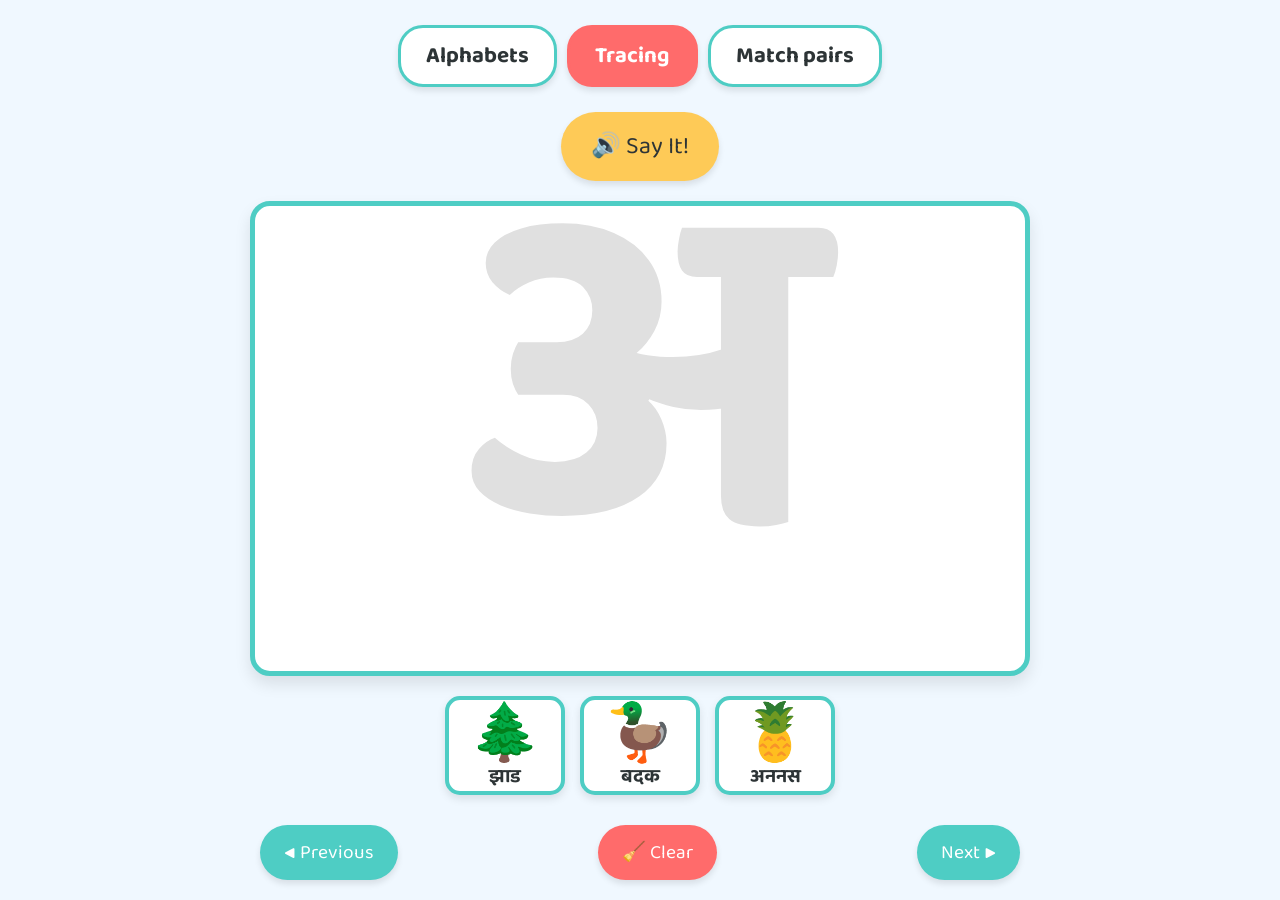
<file: index.html>
<!DOCTYPE html>
<html lang="en">
<head>
    <meta charset="UTF-8">
    <meta name="viewport" content="width=device-width, initial-scale=1.0, maximum-scale=1.0, user-scalable=no">
    <title>Marathi Alphabet Tracing Fun</title>
    <link rel="stylesheet" href="styles.css">
    <link href="https://fonts.googleapis.com/css2?family=Baloo+2:wght@700&display=swap" rel="stylesheet">
</head>
<body>
    <div class="app-container">
        <nav class="top-tabs">
            <a href="alphabet.html" class="tab-link">Alphabets</a>
            <a href="index.html" class="tab-link active">Tracing</a>
            <a href="match.html" class="tab-link">Match pairs</a>
        </nav>
        <header>
            <button id="btn-speak" class="action-btn speak-btn" title="Speak Letter">🔊 Say It!</button>
        </header>
        
        <main class="canvas-container">
            <canvas id="tracing-canvas"></canvas>
            <div id="success-message" class="hidden">Great Job! 🎉</div>
        </main>
        
        <div id="game-section" class="game-container hidden">
            <div class="picture-card" data-index="0"></div>
            <div class="picture-card" data-index="1"></div>
            <div class="picture-card" data-index="2"></div>
        </div>
        
        <footer>
            <button id="btn-prev" class="nav-btn">◀ Previous</button>
            <button id="btn-clear" class="action-btn clear-btn">🧹 Clear</button>
            <button id="btn-next" class="nav-btn">Next ▶</button>
        </footer>
    </div>
    <script src="data.js"></script>
    <script src="script.js"></script>
</body>
</html>
</file>
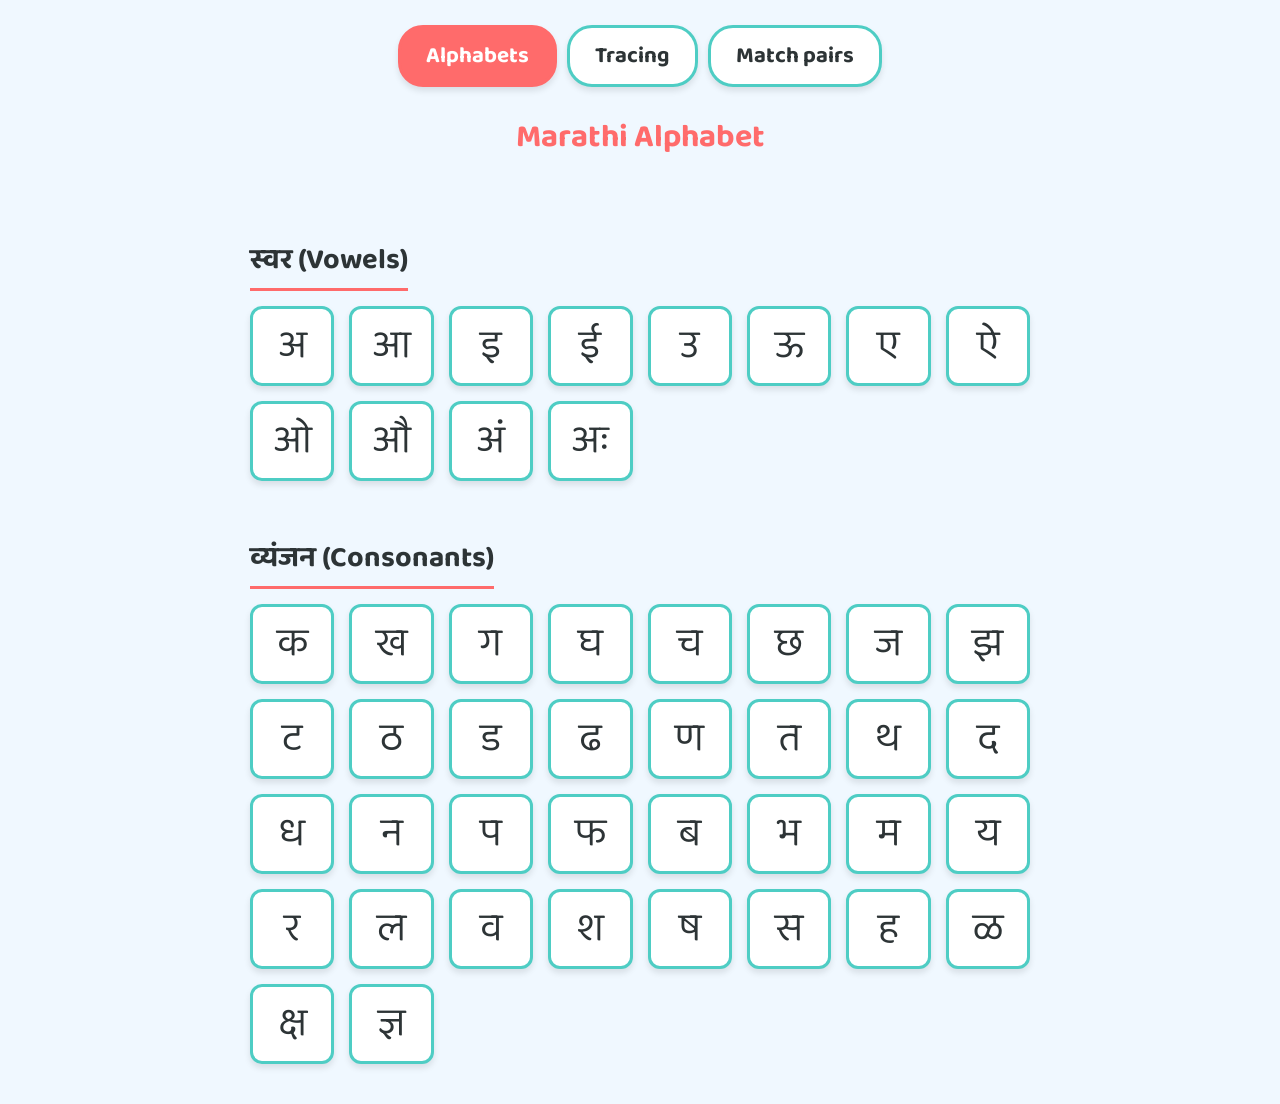
<file: alphabet.html>
<!DOCTYPE html>
<html lang="en">
<head>
    <meta charset="UTF-8">
    <meta name="viewport" content="width=device-width, initial-scale=1.0, maximum-scale=1.0, user-scalable=no">
    <title>Marathi Alphabet Overview</title>
    <link rel="stylesheet" href="styles.css">
    <link href="https://fonts.googleapis.com/css2?family=Baloo+2:wght@700&display=swap" rel="stylesheet">
</head>
<body class="alphabet-page">
    <div class="app-container alphabet-container">
        <nav class="top-tabs">
            <a href="alphabet.html" class="tab-link active">Alphabets</a>
            <a href="index.html" class="tab-link">Tracing</a>
            <a href="match.html" class="tab-link">Match pairs</a>
        </nav>
        <header>
            <h1 class="page-title">Marathi Alphabet</h1>
        </header>
        
        <main class="alphabet-content">
            <section class="alphabet-section">
                <h2 class="section-title">स्वर (Vowels)</h2>
                <div id="vowels-grid" class="alphabet-grid"></div>
            </section>
            
            <section class="alphabet-section">
                <h2 class="section-title">व्यंजन (Consonants)</h2>
                <div id="consonants-grid" class="alphabet-grid"></div>
            </section>
        </main>
    </div>
    
    <script src="data.js"></script>
    <script src="alphabet.js"></script>
</body>
</html>
</file>
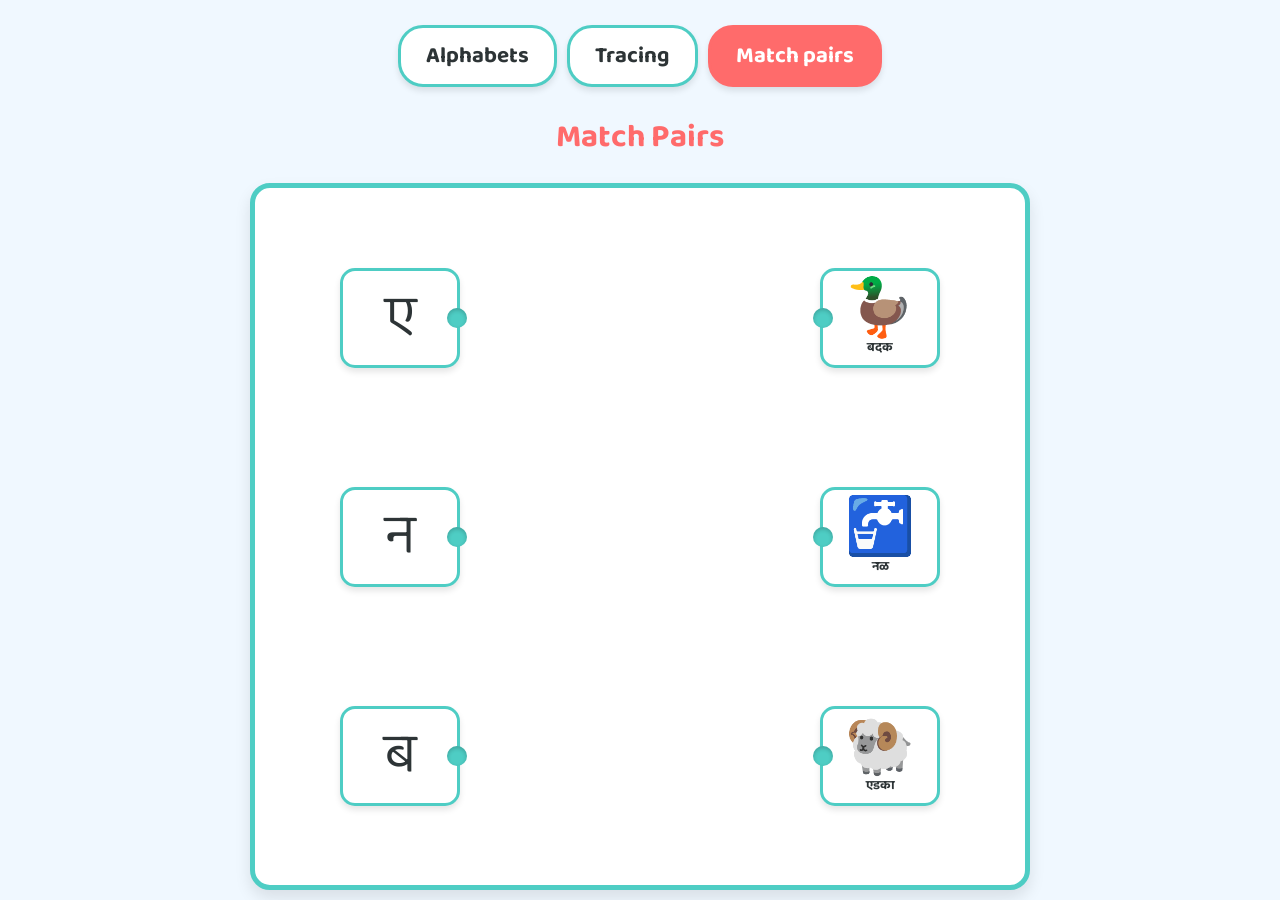
<file: match.html>
<!DOCTYPE html>
<html lang="en">
<head>
    <meta charset="UTF-8">
    <meta name="viewport" content="width=device-width, initial-scale=1.0, maximum-scale=1.0, user-scalable=no">
    <title>Marathi Alphabet Match Pairs</title>
    <link rel="stylesheet" href="styles.css">
    <link href="https://fonts.googleapis.com/css2?family=Baloo+2:wght@700&display=swap" rel="stylesheet">
</head>
<body class="match-page">
    <div class="app-container">
        <nav class="top-tabs">
            <a href="alphabet.html" class="tab-link">Alphabets</a>
            <a href="index.html" class="tab-link">Tracing</a>
            <a href="match.html" class="tab-link active">Match pairs</a>
        </nav>
        <header>
            <h1 class="page-title">Match Pairs</h1>
        </header>
        
        <main class="match-game-container">
            <canvas id="match-canvas"></canvas>
            
            <div class="match-content">
                <div class="match-column" id="letters-column">
                    <!-- Letter cards injected here -->
                </div>
                <div class="match-column" id="pictures-column">
                    <!-- Picture cards injected here -->
                </div>
            </div>
            
            <div id="feedback-message" class="hidden"></div>
            <div id="success-message" class="hidden">Great Job! 🎉</div>
        </main>
    </div>
    
    <script src="data.js"></script>
    <script src="match.js"></script>
</body>
</html>
</file>
<file: styles.css>
:root {
    --bg-color: #f0f8ff;
    --primary-color: #ff6b6b;
    --secondary-color: #4ecdc4;
    --text-color: #2d3436;
    --canvas-bg: #ffffff;
    --letter-color: #e0e0e0;
    --draw-color: #ff9f43;
}

* {
    box-sizing: border-box;
    user-select: none; /* Prevent text selection while tracing */
    -webkit-touch-callout: none;
}

body {
    margin: 0;
    padding: 0;
    font-family: 'Baloo 2', 'Fredoka One', cursive, sans-serif;
    background-color: var(--bg-color);
    color: var(--text-color);
    display: flex;
    justify-content: center;
    align-items: center;
    height: 100dvh;
    min-height: -webkit-fill-available;
    overflow: hidden; /* Prevent scrolling on touch */
}

html {
    height: -webkit-fill-available;
}

.app-container {
    width: 100%;
    max-width: 800px;
    height: 100%;
    display: flex;
    flex-direction: column;
    padding: 10px;
    gap: 10px;
}

/* Top Tabs Navigation */
.top-tabs {
    display: flex;
    justify-content: center;
    gap: 10px;
    padding: 15px 10px 5px 10px;
}

.tab-link {
    text-decoration: none;
    font-size: 1.4rem;
    font-weight: bold;
    color: var(--text-color);
    background-color: white;
    padding: 10px 25px;
    border-radius: 25px;
    border: 3px solid var(--secondary-color);
    transition: all 0.2s ease;
    box-shadow: 0 4px 6px rgba(0,0,0,0.1);
}

.tab-link:hover {
    transform: translateY(-2px);
    box-shadow: 0 6px 10px rgba(0,0,0,0.15);
}

.tab-link.active {
    background-color: var(--primary-color);
    color: white;
    border-color: var(--primary-color);
}
header {
    display: flex;
    justify-content: center;
    align-items: center;
    padding: 10px;
}

.canvas-container {
    flex-grow: 1;
    position: relative;
    background-color: var(--canvas-bg);
    border-radius: 20px;
    box-shadow: 0 8px 16px rgba(0,0,0,0.1);
    overflow: hidden;
    display: flex;
    justify-content: center;
    align-items: center;
    border: 5px solid var(--secondary-color);
}

canvas {
    touch-action: none; /* Crucial for pointer events on mobile */
    cursor: crosshair;
}

footer {
    display: flex;
    justify-content: space-between;
    align-items: center;
    padding: 10px;
}

button {
    font-family: 'Baloo 2', 'Fredoka One', cursive, sans-serif;
    font-size: 1.2rem;
    padding: 12px 24px;
    border: none;
    border-radius: 50px;
    cursor: pointer;
    box-shadow: 0 4px 6px rgba(0,0,0,0.1);
    transition: transform 0.1s, box-shadow 0.1s;
    color: white;
}

button:active {
    transform: translateY(2px);
    box-shadow: 0 2px 4px rgba(0,0,0,0.1);
}

.nav-btn {
    background-color: var(--secondary-color);
}

.action-btn {
    background-color: var(--primary-color);
}

.speak-btn {
    font-size: 1.5rem;
    padding: 15px 30px;
    background-color: #feca57;
    color: #2d3436;
}

#success-message {
    position: absolute;
    top: 50%;
    left: 50%;
    transform: translate(-50%, -50%);
    font-size: 4rem;
    color: #ff9f43;
    text-shadow: 2px 2px 0 #fff, -2px -2px 0 #fff, 2px -2px 0 #fff, -2px 2px 0 #fff;
    pointer-events: none;
    animation: popIn 0.5s cubic-bezier(0.175, 0.885, 0.32, 1.275) forwards;
    z-index: 100;
}

#feedback-message {
    position: absolute;
    top: 50%;
    left: 50%;
    transform: translate(-50%, -50%);
    font-size: 4.5rem;
    font-weight: bold;
    pointer-events: none;
    text-shadow: 3px 3px 0 #fff, -3px -3px 0 #fff, 3px -3px 0 #fff, -3px 3px 0 #fff;
    animation: popIn 0.3s ease-out forwards;
    z-index: 110;
}

#feedback-message.correct {
    color: #2ecc71;
}

#feedback-message.wrong {
    color: #e74c3c;
}

.hidden {
    display: none !important;
}

@keyframes popIn {
    0% { transform: translate(-50%, -50%) scale(0); opacity: 0; }
    100% { transform: translate(-50%, -50%) scale(1); opacity: 1; }
}

.game-container {
    display: flex;
    justify-content: center;
    gap: 15px;
    padding: 10px;
    height: 120px;
}

.picture-card {
    flex: 1;
    max-width: 120px;
    background-color: white;
    border: 4px solid var(--secondary-color);
    border-radius: 15px;
    display: flex;
    flex-direction: column;
    justify-content: center;
    align-items: center;
    cursor: pointer;
    box-shadow: 0 4px 8px rgba(0,0,0,0.1);
    transition: transform 0.2s, box-shadow 0.2s, border-color 0.2s;
    padding: 5px;
}

.emoji-icon {
    font-size: 3.5rem;
    line-height: 1.1;
}

.emoji-word {
    font-size: 1.2rem;
    font-weight: bold;
    color: var(--text-color);
    text-align: center;
    line-height: 1;
}

.picture-card:hover {
    transform: translateY(-5px);
    box-shadow: 0 8px 16px rgba(0,0,0,0.15);
}

.picture-card:active {
    transform: translateY(0);
}

.card-correct {
    border-color: #2ecc71 !important;
    animation: popBounce 0.5s ease;
}

.card-wrong {
    border-color: #e74c3c !important;
    animation: shake 0.4s ease;
}

@keyframes popBounce {
    0% { transform: scale(1); }
    50% { transform: scale(1.2); }
    100% { transform: scale(1); }
}

@keyframes shake {
    0% { transform: translateX(0); }
    25% { transform: translateX(-5px); }
    50% { transform: translateX(5px); }
    75% { transform: translateX(-5px); }
    100% { transform: translateX(0); }
}

@media (max-width: 600px) {
    button {
        font-size: 1rem;
        padding: 10px 15px;
    }
    .speak-btn {
        font-size: 1.2rem;
        padding: 10px 20px;
    }
    .picture-card {
        max-width: 90px;
        padding: 5px;
    }
    .emoji-icon {
        font-size: 2.5rem;
    }
    .emoji-word {
        font-size: 1rem;
    }
    .game-container {
        height: 110px;
    }
}

/* Alphabet Overview Page Styles */
.alphabet-page {
    height: auto;
    min-height: 100vh;
    overflow-y: auto;
}

.alphabet-container {
    max-width: 800px;
    margin: 0 auto;
    height: auto;
    padding-bottom: 40px;
}

.alphabet-container header {
    justify-content: space-between;
}

.page-title {
    font-size: 2rem;
    color: var(--primary-color);
    margin: 0;
    text-align: center;
    flex-grow: 1;
}

.alphabet-section {
    margin-top: 30px;
}

.section-title {
    font-size: 1.8rem;
    color: var(--text-color);
    margin-bottom: 15px;
    border-bottom: 3px solid var(--primary-color);
    padding-bottom: 5px;
    display: inline-block;
}

.alphabet-grid {
    display: grid;
    grid-template-columns: repeat(auto-fill, minmax(80px, 1fr));
    gap: 15px;
}

.alphabet-card {
    background-color: white;
    border: 3px solid var(--secondary-color);
    border-radius: 12px;
    display: flex;
    justify-content: center;
    align-items: center;
    font-size: 2.5rem;
    color: var(--text-color);
    height: 80px;
    cursor: pointer;
    box-shadow: 0 4px 6px rgba(0,0,0,0.1);
    transition: transform 0.2s, background-color 0.2s, color 0.2s;
    user-select: none;
}

.alphabet-card:hover {
    transform: translateY(-3px);
    background-color: var(--primary-color);
    color: white;
    border-color: var(--primary-color);
}

.alphabet-card:active {
    transform: translateY(0);
}

.popBounce {
    animation: popBounce 0.4s ease;
}

@media (max-width: 600px) {
    .alphabet-grid {
        grid-template-columns: repeat(auto-fill, minmax(60px, 1fr));
        gap: 10px;
    }
    .alphabet-card {
        height: 60px;
        font-size: 2rem;
    }
    .page-title {
        font-size: 1.5rem;
    }
    .section-title {
        font-size: 1.4rem;
    }
}

/* Match Pairs Game Styles */
.match-page {
    height: 100dvh;
    min-height: -webkit-fill-available;
    overflow: hidden;
}

.match-game-container {
    flex-grow: 1;
    position: relative;
    background-color: var(--canvas-bg);
    border-radius: 20px;
    box-shadow: 0 8px 16px rgba(0,0,0,0.1);
    border: 5px solid var(--secondary-color);
    padding: 20px;
    display: flex;
    justify-content: center;
    align-items: center;
    min-height: 0;
    touch-action: none;
}

#match-canvas {
    position: absolute;
    top: 0;
    left: 0;
    width: 100%;
    height: 100%;
    pointer-events: none;
    z-index: 10;
}

.match-content {
    display: flex;
    justify-content: space-between;
    width: 100%;
    max-width: 600px;
    height: 100%;
    z-index: 5;
}

.match-column {
    display: flex;
    flex-direction: column;
    justify-content: space-around;
    height: 100%;
    width: 120px;
}

.match-item {
    background-color: white;
    border: 3px solid var(--secondary-color);
    border-radius: 15px;
    display: flex;
    flex-direction: column;
    justify-content: center;
    align-items: center;
    box-shadow: 0 4px 6px rgba(0,0,0,0.1);
    height: 100px;
    position: relative;
    cursor: pointer;
    transition: transform 0.2s, opacity 0.3s;
    user-select: none;
    z-index: 20; /* Keep above canvas to receive events */
}

.match-item:hover {
    transform: translateY(-2px);
}

.match-item.matched {
    opacity: 0.6;
    pointer-events: none;
    border-color: #2ecc71;
}

.letter-item {
    font-size: 3.5rem;
    color: var(--text-color);
}

.picture-item {
    font-size: 3rem;
    line-height: 1.1;
}

.connect-node {
    position: absolute;
    width: 20px;
    height: 20px;
    background-color: var(--secondary-color);
    border-radius: 50%;
    top: 50%;
    transform: translateY(-50%);
    box-shadow: inset 0 2px 4px rgba(0,0,0,0.2);
    pointer-events: none; /* Let the parent card receive the click */
}

.node-right {
    right: -10px;
}

.node-left {
    left: -10px;
}

@media (max-width: 600px) {
    .match-item {
        height: 80px;
        width: 90px;
    }
    .letter-item {
        font-size: 2.5rem;
    }
    .picture-item .emoji-icon {
        font-size: 2.5rem;
    }
    .connect-node {
        width: 16px;
        height: 16px;
    }
    .node-right {
        right: -8px;
    }
    .node-left {
        left: -8px;
    }
}
</file>
